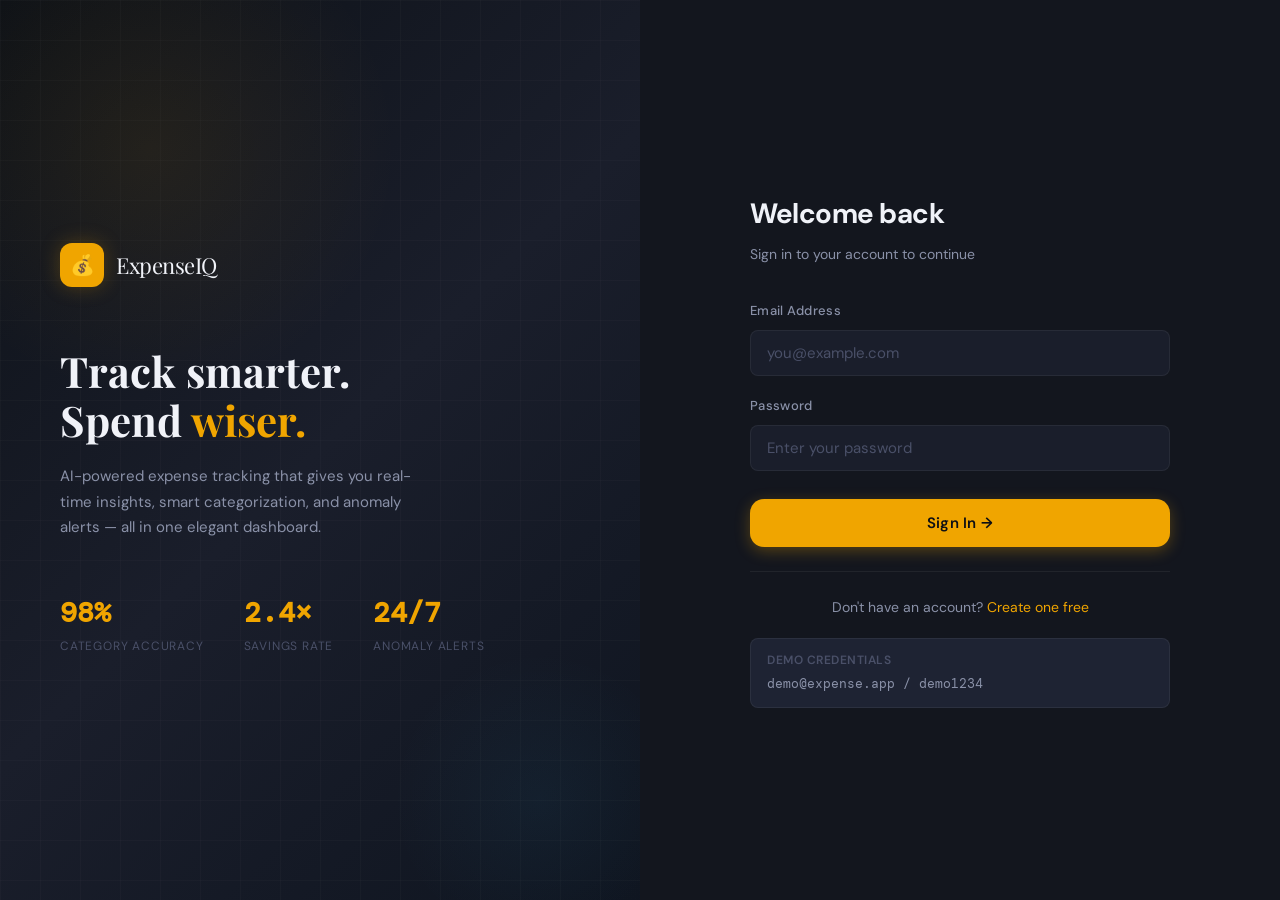
<file: add-expense.html>
<!DOCTYPE html>
<html lang="en">
<head>
  <meta charset="UTF-8" />
  <meta name="viewport" content="width=device-width, initial-scale=1.0" />
  <title>Add Expense — ExpenseIQ</title>
  <link rel="stylesheet" href="styles.css" />
</head>
<body>

<button class="mobile-toggle" id="mobile-toggle">☰</button>
<div class="sidebar-overlay" id="sidebar-overlay"></div>

<div class="app-shell">

  <!-- Sidebar -->
  <aside class="sidebar" id="sidebar">
    <div class="sidebar-logo">
      <div class="logo-icon">💰</div>
      <span class="logo-text">ExpenseIQ</span>
    </div>

    <nav class="sidebar-nav">
      <span class="nav-section-label">Main</span>

      <a href="index.html" class="nav-link">
        <span class="nav-icon">📊</span>
        Dashboard
      </a>

      <a href="add-expense.html" class="nav-link">
        <span class="nav-icon">➕</span>
        Add Expense
      </a>

      <a href="budget.html" class="nav-link">
        <span class="nav-icon">🎯</span>
        Budget
      </a>

      <span class="nav-section-label" style="margin-top:12px">Account</span>

      <a href="login.html" class="nav-link" id="logout-nav">
        <span class="nav-icon">🚪</span>
        Logout
      </a>
    </nav>

    <div class="sidebar-footer">
      <div class="user-card">
        <div class="user-avatar" id="user-avatar">U</div>
        <div class="user-info">
          <div class="user-name" id="user-name">User</div>
          <div class="user-role">Personal Account</div>
        </div>
        <button class="logout-btn" id="logout-btn" title="Logout">⇥</button>
      </div>
    </div>
  </aside>

  <!-- Main Content -->
  <main class="main-content page-animate">

    <div class="topbar">
      <div class="topbar-left">
        <h1>Add Expense</h1>
        <p>Log a new transaction to your tracker</p>
      </div>
    </div>

    <div style="display:grid;grid-template-columns:1fr 1fr;gap:24px;align-items:start">

      <!-- Form Card -->
      <div class="card">
        <div class="card-header" style="margin-bottom:24px">
          <div class="section-title">New Transaction</div>
        </div>

        <div id="expense-alert" class="alert hidden"></div>

        <form id="expense-form">

          <!-- Amount -->
          <div class="form-group">
            <label class="form-label" for="amount">Amount *</label>
            <div class="input-wrapper">
              <span class="input-prefix">₹</span>
              <input
                class="form-input"
                type="number"
                id="amount"
                placeholder="0.00"
                min="0.01"
                step="0.01"
                required
              />
            </div>
          </div>

          <!-- Description -->
          <div class="form-group">
            <label class="form-label" for="description">Description *</label>
            <input
              class="form-input"
              type="text"
              id="description"
              placeholder="e.g. Grocery at D-Mart, Uber to Airport…"
              autocomplete="off"
              required
            />
            <div class="category-suggest" id="category-suggest">
              <!-- Auto-filled here -->
            </div>
            <div class="form-hint">Start typing — AI will auto-detect the category ✨</div>
          </div>

          <!-- Category & Date -->
          <div class="form-row">
            <div class="form-group">
              <label class="form-label" for="category">Category</label>
              <select class="form-select" id="category">
                <option value="food">🍜 Food</option>
                <option value="transport">🚌 Transport</option>
                <option value="shopping">🛍️ Shopping</option>
                <option value="utilities">⚡ Utilities</option>
                <option value="health">💊 Health</option>
                <option value="entertainment">🎬 Entertainment</option>
                <option value="education">📚 Education</option>
                <option value="other">📌 Other</option>
              </select>
            </div>

            <div class="form-group">
              <label class="form-label" for="date">Date *</label>
              <input
                class="form-input"
                type="date"
                id="date"
                required
              />
            </div>
          </div>

          <!-- Notes (optional) -->
          <div class="form-group">
            <label class="form-label" for="notes">Notes <span style="color:var(--text-muted)">(optional)</span></label>
            <input
              class="form-input"
              type="text"
              id="notes"
              placeholder="Any additional details…"
            />
          </div>

          <div style="display:flex;gap:12px;margin-top:8px">
            <button type="submit" id="submit-btn" class="btn btn-primary btn-lg" style="flex:1">
              Add Expense
            </button>
            <a href="index.html" class="btn btn-secondary btn-lg">Cancel</a>
          </div>

        </form>
      </div>

      <!-- Tips / Info Panel -->
      <div style="display:flex;flex-direction:column;gap:16px">

        <div class="card">
          <div style="font-size:18px;margin-bottom:12px">✨ AI Auto-Categorization</div>
          <p style="font-size:13px;color:var(--text-secondary);line-height:1.7">
            As you type the expense description, our AI model automatically predicts and fills the most likely category. Just describe what you spent on and let the AI handle the rest.
          </p>
        </div>

        <div class="card">
          <div style="font-size:18px;margin-bottom:12px">⚠ Anomaly Detection</div>
          <p style="font-size:13px;color:var(--text-secondary);line-height:1.7">
            When you submit an expense, our system checks if the amount seems unusually high for the category based on your spending history. You'll be warned immediately if something looks off.
          </p>
        </div>

        <div class="card">
          <div style="font-size:15px;font-weight:600;color:var(--text-primary);margin-bottom:16px">Category Guide</div>
          <div style="display:flex;flex-direction:column;gap:10px">
            <div style="display:flex;align-items:center;gap:10px;font-size:13px;color:var(--text-secondary)">
              <span>🍜</span> Food — restaurants, groceries, delivery
            </div>
            <div style="display:flex;align-items:center;gap:10px;font-size:13px;color:var(--text-secondary)">
              <span>🚌</span> Transport — fuel, cabs, public transit
            </div>
            <div style="display:flex;align-items:center;gap:10px;font-size:13px;color:var(--text-secondary)">
              <span>🛍️</span> Shopping — clothes, gadgets, online orders
            </div>
            <div style="display:flex;align-items:center;gap:10px;font-size:13px;color:var(--text-secondary)">
              <span>⚡</span> Utilities — electricity, water, internet
            </div>
            <div style="display:flex;align-items:center;gap:10px;font-size:13px;color:var(--text-secondary)">
              <span>💊</span> Health — medicines, doctor visits, gym
            </div>
            <div style="display:flex;align-items:center;gap:10px;font-size:13px;color:var(--text-secondary)">
              <span>🎬</span> Entertainment — movies, streaming, events
            </div>
            <div style="display:flex;align-items:center;gap:10px;font-size:13px;color:var(--text-secondary)">
              <span>📚</span> Education — books, courses, tuition
            </div>
          </div>
        </div>

      </div>

    </div>

  </main>
</div>

<script src="script.js"></script>
</body>
</html>
</file>
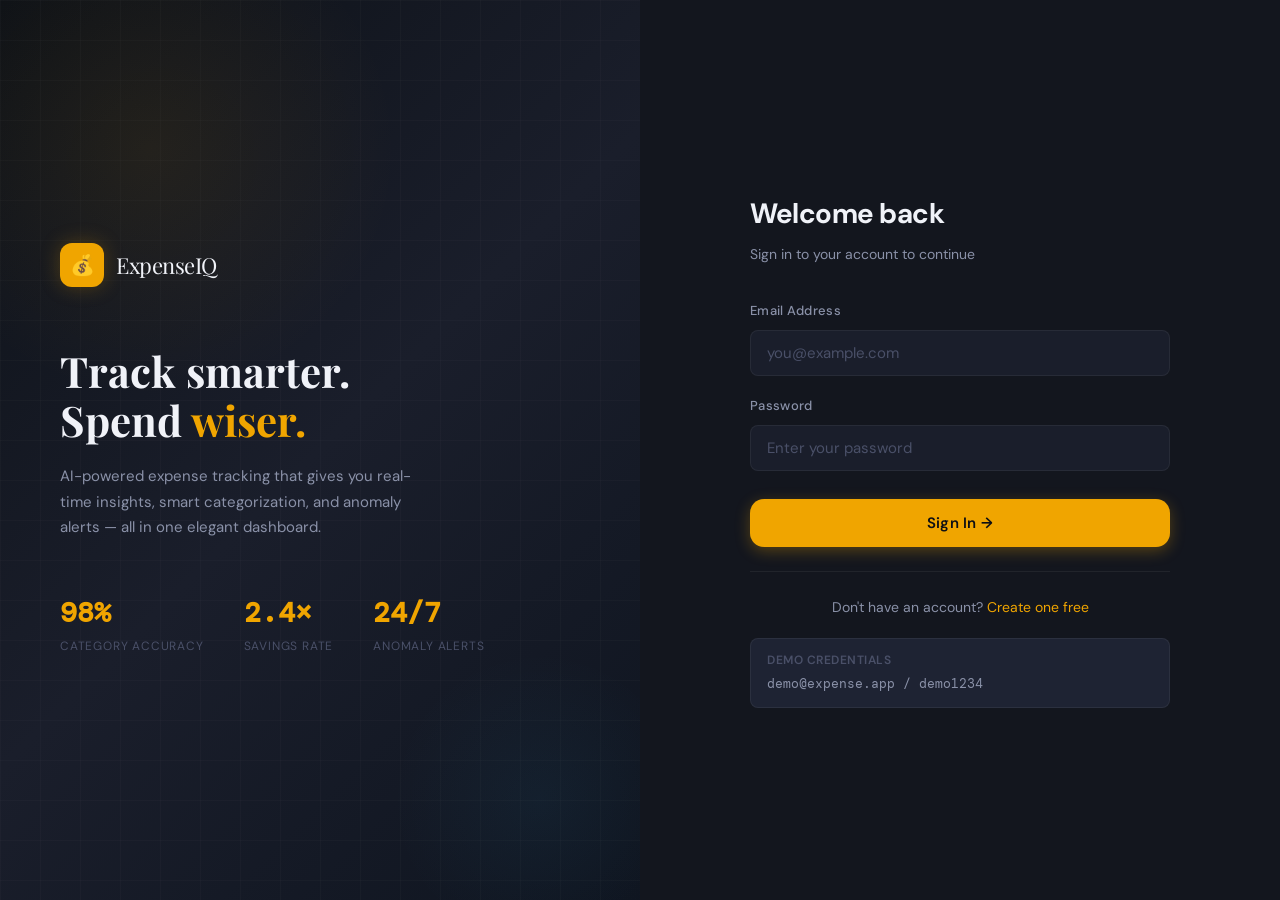
<file: budget.html>
<!DOCTYPE html>
<html lang="en">
<head>
  <meta charset="UTF-8" />
  <meta name="viewport" content="width=device-width, initial-scale=1.0" />
  <title>Budget — ExpenseIQ</title>
  <link rel="stylesheet" href="styles.css" />
</head>
<body>

<button class="mobile-toggle" id="mobile-toggle">☰</button>
<div class="sidebar-overlay" id="sidebar-overlay"></div>

<div class="app-shell">

  <!-- Sidebar -->
  <aside class="sidebar" id="sidebar">
    <div class="sidebar-logo">
      <div class="logo-icon">💰</div>
      <span class="logo-text">ExpenseIQ</span>
    </div>

    <nav class="sidebar-nav">
      <span class="nav-section-label">Main</span>

      <a href="index.html" class="nav-link">
        <span class="nav-icon">📊</span>
        Dashboard
      </a>

      <a href="add-expense.html" class="nav-link">
        <span class="nav-icon">➕</span>
        Add Expense
      </a>

      <a href="budget.html" class="nav-link">
        <span class="nav-icon">🎯</span>
        Budget
      </a>

      <span class="nav-section-label" style="margin-top:12px">Account</span>

      <a href="login.html" class="nav-link" id="logout-nav">
        <span class="nav-icon">🚪</span>
        Logout
      </a>
    </nav>

    <div class="sidebar-footer">
      <div class="user-card">
        <div class="user-avatar" id="user-avatar">U</div>
        <div class="user-info">
          <div class="user-name" id="user-name">User</div>
          <div class="user-role">Personal Account</div>
        </div>
        <button class="logout-btn" id="logout-btn" title="Logout">⇥</button>
      </div>
    </div>
  </aside>

  <!-- Main Content -->
  <main class="main-content page-animate">

    <div class="topbar">
      <div class="topbar-left">
        <h1>Budget Planner</h1>
        <p>Set monthly limits and track category-wise usage</p>
      </div>
    </div>

    <div style="display:grid;grid-template-columns:1fr 1fr;gap:24px;align-items:start">

      <!-- Budget Form -->
      <div class="card">
        <div class="section-title" style="margin-bottom:4px">Set Your Budget</div>
        <div class="section-subtitle">Define spending limits per category</div>

        <div id="budget-alert" class="alert hidden"></div>

        <form id="budget-form">

          <!-- Total budget -->
          <div class="form-group">
            <label class="form-label" for="total-budget-input">
              <span style="color:var(--accent)">★</span> Total Monthly Budget
            </label>
            <div class="input-wrapper">
              <span class="input-prefix">₹</span>
              <input
                class="form-input"
                type="number"
                id="total-budget-input"
                placeholder="60000"
                min="0"
                step="100"
              />
            </div>
          </div>

          <div class="divider"></div>

          <div style="font-size:13px;font-weight:600;color:var(--text-secondary);margin-bottom:16px;text-transform:uppercase;letter-spacing:0.5px">Category Limits</div>

          <div class="budget-form-grid">

            <div class="form-group">
              <label class="form-label" for="budget-food">🍜 Food</label>
              <div class="input-wrapper">
                <span class="input-prefix">₹</span>
                <input class="form-input" type="number" id="budget-food" placeholder="15000" min="0" step="100" />
              </div>
            </div>

            <div class="form-group">
              <label class="form-label" for="budget-transport">🚌 Transport</label>
              <div class="input-wrapper">
                <span class="input-prefix">₹</span>
                <input class="form-input" type="number" id="budget-transport" placeholder="8000" min="0" step="100" />
              </div>
            </div>

            <div class="form-group">
              <label class="form-label" for="budget-shopping">🛍️ Shopping</label>
              <div class="input-wrapper">
                <span class="input-prefix">₹</span>
                <input class="form-input" type="number" id="budget-shopping" placeholder="10000" min="0" step="100" />
              </div>
            </div>

            <div class="form-group">
              <label class="form-label" for="budget-utilities">⚡ Utilities</label>
              <div class="input-wrapper">
                <span class="input-prefix">₹</span>
                <input class="form-input" type="number" id="budget-utilities" placeholder="5000" min="0" step="100" />
              </div>
            </div>

            <div class="form-group">
              <label class="form-label" for="budget-health">💊 Health</label>
              <div class="input-wrapper">
                <span class="input-prefix">₹</span>
                <input class="form-input" type="number" id="budget-health" placeholder="8000" min="0" step="100" />
              </div>
            </div>

            <div class="form-group">
              <label class="form-label" for="budget-entertainment">🎬 Entertainment</label>
              <div class="input-wrapper">
                <span class="input-prefix">₹</span>
                <input class="form-input" type="number" id="budget-entertainment" placeholder="5000" min="0" step="100" />
              </div>
            </div>

            <div class="form-group">
              <label class="form-label" for="budget-education">📚 Education</label>
              <div class="input-wrapper">
                <span class="input-prefix">₹</span>
                <input class="form-input" type="number" id="budget-education" placeholder="5000" min="0" step="100" />
              </div>
            </div>

            <div class="form-group">
              <label class="form-label" for="budget-other">📌 Other</label>
              <div class="input-wrapper">
                <span class="input-prefix">₹</span>
                <input class="form-input" type="number" id="budget-other" placeholder="4000" min="0" step="100" />
              </div>
            </div>

          </div>

          <button type="submit" class="btn btn-primary btn-lg btn-block" style="margin-top:8px">
            💾 Save Budget
          </button>
        </form>
      </div>

      <!-- Progress & Overview -->
      <div style="display:flex;flex-direction:column;gap:20px">

        <!-- Total Budget Card -->
        <div class="card">
          <div class="card-accent-line accent-gold"></div>
          <div style="display:flex;justify-content:space-between;align-items:flex-end;margin-bottom:16px">
            <div>
              <div class="card-title">Overall Budget Usage</div>
              <div style="font-size:13px;color:var(--text-secondary);margin-top:4px">
                Remaining: <span style="color:var(--success);font-weight:600;font-family:var(--font-mono)" id="total-remaining">—</span>
              </div>
            </div>
            <div style="font-size:24px">🎯</div>
          </div>
          <div class="progress-track" style="height:12px">
            <div class="progress-fill fill-safe" id="total-progress" style="width:0%"></div>
          </div>
        </div>

        <!-- Category Progress Bars -->
        <div class="card">
          <div class="section-title" style="margin-bottom:4px">Category Usage</div>
          <div class="section-subtitle">Spent vs. budgeted per category</div>

          <div class="progress-list" id="progress-list">
            <!-- Rendered by JS -->
            <div class="skeleton" style="height:40px;border-radius:8px;margin-bottom:8px"></div>
            <div class="skeleton" style="height:40px;border-radius:8px;margin-bottom:8px"></div>
            <div class="skeleton" style="height:40px;border-radius:8px;margin-bottom:8px"></div>
            <div class="skeleton" style="height:40px;border-radius:8px"></div>
          </div>
        </div>

        <!-- Legend -->
        <div class="card" style="padding:16px 20px">
          <div style="display:flex;gap:20px;flex-wrap:wrap">
            <div style="display:flex;align-items:center;gap:8px;font-size:12px;color:var(--text-secondary)">
              <div style="width:12px;height:12px;border-radius:3px;background:var(--success)"></div> Safe (&lt;80%)
            </div>
            <div style="display:flex;align-items:center;gap:8px;font-size:12px;color:var(--text-secondary)">
              <div style="width:12px;height:12px;border-radius:3px;background:var(--warning)"></div> Warning (80–99%)
            </div>
            <div style="display:flex;align-items:center;gap:8px;font-size:12px;color:var(--text-secondary)">
              <div style="width:12px;height:12px;border-radius:3px;background:var(--danger)"></div> Over budget (100%+)
            </div>
          </div>
        </div>

      </div>

    </div>

  </main>
</div>

<script src="script.js"></script>
</body>
</html>
</file>
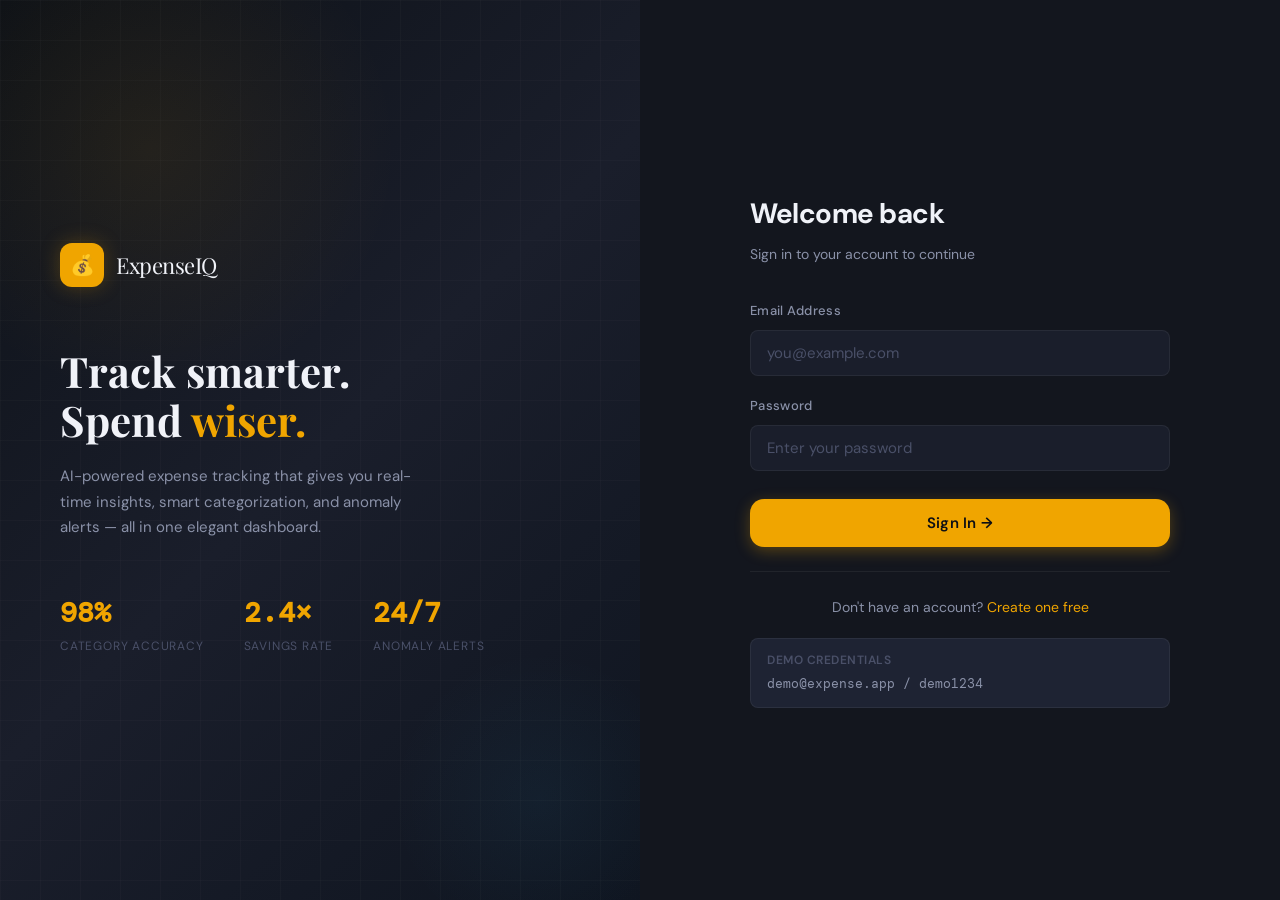
<file: login.html>
<!DOCTYPE html>
<html lang="en">
<head>
  <meta charset="UTF-8" />
  <meta name="viewport" content="width=device-width, initial-scale=1.0" />
  <title>Sign In — ExpenseIQ</title>
  <link rel="stylesheet" href="styles.css" />
</head>
<body>

<div class="auth-wrapper">
  <!-- Brand Panel -->
  <div class="auth-brand">
    <div class="grid-lines"></div>

    <div class="brand-badge">
      <div class="brand-icon">💰</div>
      <span class="brand-name">ExpenseIQ</span>
    </div>

    <h1 class="brand-tagline">
      Track smarter.<br>
      Spend <span>wiser.</span>
    </h1>

    <p class="brand-desc">
      AI-powered expense tracking that gives you real-time insights, smart categorization, and anomaly alerts — all in one elegant dashboard.
    </p>

    <div class="brand-stats">
      <div>
        <div class="bstat-val">98%</div>
        <div class="bstat-label">Category accuracy</div>
      </div>
      <div>
        <div class="bstat-val">2.4×</div>
        <div class="bstat-label">Savings rate</div>
      </div>
      <div>
        <div class="bstat-val">24/7</div>
        <div class="bstat-label">Anomaly alerts</div>
      </div>
    </div>
  </div>

  <!-- Form Panel -->
  <div class="auth-form-panel">
    <div class="auth-card page-animate">
      <div class="auth-card-header">
        <h2>Welcome back</h2>
        <p>Sign in to your account to continue</p>
      </div>

      <div id="login-alert" class="alert hidden"></div>

      <form id="login-form">
        <div class="form-group">
          <label class="form-label" for="email">Email Address</label>
          <input
            class="form-input"
            type="email"
            id="email"
            placeholder="you@example.com"
            autocomplete="email"
            required
          />
        </div>

        <div class="form-group">
          <label class="form-label" for="password">Password</label>
          <input
            class="form-input"
            type="password"
            id="password"
            placeholder="Enter your password"
            autocomplete="current-password"
            required
          />
        </div>

        <button
          type="submit"
          id="login-btn"
          class="btn btn-primary btn-lg btn-block"
          style="margin-top:8px"
        >
          Sign In →
        </button>
      </form>

      <div class="divider"></div>

      <div class="auth-link-row">
        Don't have an account? <a href="register.html">Create one free</a>
      </div>

      <!-- Demo hint -->
      <div style="margin-top:20px;background:var(--bg-card-alt);border-radius:var(--radius-sm);padding:12px 16px;border:1px solid var(--border);">
        <p style="font-size:12px;color:var(--text-muted);margin-bottom:4px;font-weight:600;text-transform:uppercase;letter-spacing:0.5px;">Demo credentials</p>
        <p style="font-size:13px;color:var(--text-secondary);font-family:var(--font-mono);">demo@expense.app / demo1234</p>
      </div>
    </div>
  </div>
</div>

<script src="script.js"></script>
</body>
</html>
</file>
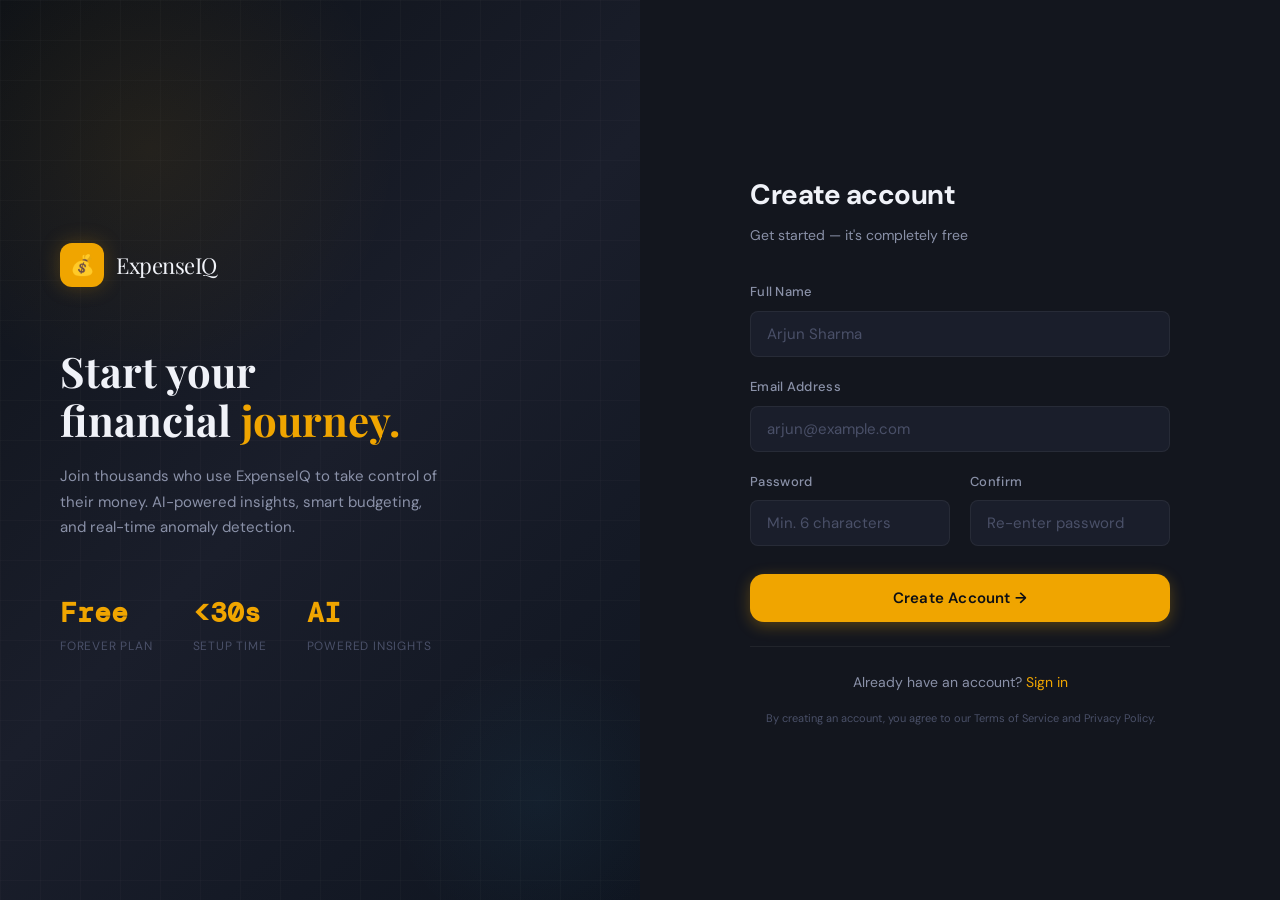
<file: register.html>
<!DOCTYPE html>
<html lang="en">
<head>
  <meta charset="UTF-8" />
  <meta name="viewport" content="width=device-width, initial-scale=1.0" />
  <title>Register — ExpenseIQ</title>
  <link rel="stylesheet" href="styles.css" />
</head>
<body>

<div class="auth-wrapper">
  <!-- Brand Panel -->
  <div class="auth-brand">
    <div class="grid-lines"></div>

    <div class="brand-badge">
      <div class="brand-icon">💰</div>
      <span class="brand-name">ExpenseIQ</span>
    </div>

    <h1 class="brand-tagline">
      Start your<br>
      financial <span>journey.</span>
    </h1>

    <p class="brand-desc">
      Join thousands who use ExpenseIQ to take control of their money. AI-powered insights, smart budgeting, and real-time anomaly detection.
    </p>

    <div class="brand-stats">
      <div>
        <div class="bstat-val">Free</div>
        <div class="bstat-label">Forever plan</div>
      </div>
      <div>
        <div class="bstat-val">&lt;30s</div>
        <div class="bstat-label">Setup time</div>
      </div>
      <div>
        <div class="bstat-val">AI</div>
        <div class="bstat-label">Powered insights</div>
      </div>
    </div>
  </div>

  <!-- Form Panel -->
  <div class="auth-form-panel">
    <div class="auth-card page-animate">
      <div class="auth-card-header">
        <h2>Create account</h2>
        <p>Get started — it's completely free</p>
      </div>

      <div id="register-alert" class="alert hidden"></div>

      <form id="register-form">
        <div class="form-group">
          <label class="form-label" for="name">Full Name</label>
          <input
            class="form-input"
            type="text"
            id="name"
            placeholder="Arjun Sharma"
            autocomplete="name"
            required
          />
        </div>

        <div class="form-group">
          <label class="form-label" for="email">Email Address</label>
          <input
            class="form-input"
            type="email"
            id="email"
            placeholder="arjun@example.com"
            autocomplete="email"
            required
          />
        </div>

        <div class="form-row">
          <div class="form-group">
            <label class="form-label" for="password">Password</label>
            <input
              class="form-input"
              type="password"
              id="password"
              placeholder="Min. 6 characters"
              autocomplete="new-password"
              required
            />
          </div>

          <div class="form-group">
            <label class="form-label" for="confirm-password">Confirm</label>
            <input
              class="form-input"
              type="password"
              id="confirm-password"
              placeholder="Re-enter password"
              autocomplete="new-password"
              required
            />
          </div>
        </div>

        <button
          type="submit"
          id="register-btn"
          class="btn btn-primary btn-lg btn-block"
          style="margin-top:8px"
        >
          Create Account →
        </button>
      </form>

      <div class="divider"></div>

      <div class="auth-link-row">
        Already have an account? <a href="login.html">Sign in</a>
      </div>

      <p style="text-align:center;margin-top:16px;font-size:11px;color:var(--text-muted);line-height:1.6;">
        By creating an account, you agree to our Terms of Service and Privacy Policy.
      </p>
    </div>
  </div>
</div>

<script src="script.js"></script>
</body>
</html>
</file>
<file: styles.css>
/* ============================================================
   SMART EXPENSE TRACKER — Premium Fintech Design System
   Aesthetic: Dark luxury finance with amber gold accents
   ============================================================ */

@import url('https://fonts.googleapis.com/css2?family=DM+Sans:wght@300;400;500;600;700&family=DM+Mono:wght@400;500&family=Playfair+Display:wght@600;700&display=swap');

/* ── CSS Variables ─────────────────────────────────────────── */
:root {
  --bg-base:      #0d0f14;
  --bg-surface:   #13161e;
  --bg-card:      #181c27;
  --bg-card-alt:  #1e2333;
  --bg-input:     #1a1e2b;

  --accent:       #f0a500;
  --accent-light: #f5c04a;
  --accent-dim:   rgba(240, 165, 0, 0.12);
  --accent-glow:  0 0 20px rgba(240, 165, 0, 0.25);

  --success:      #22c55e;
  --success-dim:  rgba(34, 197, 94, 0.12);
  --danger:       #ef4444;
  --danger-dim:   rgba(239, 68, 68, 0.12);
  --warning:      #f59e0b;
  --info:         #38bdf8;

  --text-primary:   #f0f2f8;
  --text-secondary: #8a91a8;
  --text-muted:     #4a5068;
  --text-accent:    #f0a500;

  --border:         rgba(255,255,255,0.06);
  --border-accent:  rgba(240, 165, 0, 0.3);

  --sidebar-w:  240px;
  --radius-sm:  8px;
  --radius-md:  14px;
  --radius-lg:  20px;
  --radius-xl:  28px;

  --shadow-sm:  0 2px 8px rgba(0,0,0,0.3);
  --shadow-md:  0 4px 20px rgba(0,0,0,0.4);
  --shadow-lg:  0 8px 40px rgba(0,0,0,0.5);
  --shadow-accent: 0 0 30px rgba(240,165,0,0.15);

  --transition: all 0.22s cubic-bezier(0.4, 0, 0.2, 1);
  --font-body: 'DM Sans', sans-serif;
  --font-mono: 'DM Mono', monospace;
  --font-display: 'Playfair Display', serif;
}

/* ── Reset & Base ──────────────────────────────────────────── */
*, *::before, *::after { box-sizing: border-box; margin: 0; padding: 0; }

html { scroll-behavior: smooth; font-size: 16px; }

body {
  font-family: var(--font-body);
  background: var(--bg-base);
  color: var(--text-primary);
  min-height: 100vh;
  line-height: 1.6;
  -webkit-font-smoothing: antialiased;
}

a { color: var(--accent); text-decoration: none; transition: var(--transition); }
a:hover { color: var(--accent-light); }

img { max-width: 100%; }

/* ── Scrollbar ─────────────────────────────────────────────── */
::-webkit-scrollbar { width: 5px; height: 5px; }
::-webkit-scrollbar-track { background: var(--bg-base); }
::-webkit-scrollbar-thumb { background: var(--bg-card-alt); border-radius: 10px; }
::-webkit-scrollbar-thumb:hover { background: var(--text-muted); }

/* ── Auth Pages Layout ─────────────────────────────────────── */
.auth-wrapper {
  min-height: 100vh;
  display: grid;
  grid-template-columns: 1fr 1fr;
  position: relative;
  overflow: hidden;
}

.auth-brand {
  background: linear-gradient(135deg, #0d1117 0%, #1a1e2b 50%, #0f1520 100%);
  display: flex;
  flex-direction: column;
  justify-content: center;
  align-items: flex-start;
  padding: 60px;
  position: relative;
  overflow: hidden;
}

.auth-brand::before {
  content: '';
  position: absolute;
  top: -100px;
  left: -100px;
  width: 500px;
  height: 500px;
  background: radial-gradient(circle, rgba(240,165,0,0.08) 0%, transparent 70%);
  pointer-events: none;
}

.auth-brand::after {
  content: '';
  position: absolute;
  bottom: -50px;
  right: -50px;
  width: 300px;
  height: 300px;
  background: radial-gradient(circle, rgba(56,189,248,0.05) 0%, transparent 70%);
  pointer-events: none;
}

.brand-badge {
  display: flex;
  align-items: center;
  gap: 12px;
  margin-bottom: 60px;
  position: relative;
  z-index: 1;
}

.brand-icon {
  width: 44px;
  height: 44px;
  background: var(--accent);
  border-radius: 12px;
  display: flex;
  align-items: center;
  justify-content: center;
  font-size: 20px;
  box-shadow: var(--accent-glow);
}

.brand-name {
  font-family: var(--font-display);
  font-size: 22px;
  color: var(--text-primary);
  letter-spacing: -0.5px;
}

.brand-tagline {
  font-family: var(--font-display);
  font-size: 42px;
  font-weight: 700;
  line-height: 1.15;
  color: var(--text-primary);
  margin-bottom: 20px;
  position: relative;
  z-index: 1;
}

.brand-tagline span { color: var(--accent); }

.brand-desc {
  color: var(--text-secondary);
  font-size: 15px;
  line-height: 1.7;
  max-width: 380px;
  position: relative;
  z-index: 1;
}

.brand-stats {
  display: flex;
  gap: 40px;
  margin-top: 50px;
  position: relative;
  z-index: 1;
}

.bstat-val {
  font-size: 28px;
  font-weight: 700;
  color: var(--accent);
  font-family: var(--font-mono);
}

.bstat-label {
  font-size: 12px;
  color: var(--text-muted);
  text-transform: uppercase;
  letter-spacing: 0.8px;
  margin-top: 2px;
}

/* Decorative grid lines */
.grid-lines {
  position: absolute;
  inset: 0;
  background-image:
    linear-gradient(rgba(255,255,255,0.02) 1px, transparent 1px),
    linear-gradient(90deg, rgba(255,255,255,0.02) 1px, transparent 1px);
  background-size: 40px 40px;
  pointer-events: none;
}

.auth-form-panel {
  background: var(--bg-surface);
  display: flex;
  align-items: center;
  justify-content: center;
  padding: 40px;
}

.auth-card {
  width: 100%;
  max-width: 420px;
}

.auth-card-header {
  margin-bottom: 36px;
}

.auth-card-header h2 {
  font-size: 28px;
  font-weight: 700;
  color: var(--text-primary);
  letter-spacing: -0.5px;
  margin-bottom: 6px;
}

.auth-card-header p {
  color: var(--text-secondary);
  font-size: 14px;
}

/* ── Form Elements ─────────────────────────────────────────── */
.form-group {
  margin-bottom: 20px;
}

.form-label {
  display: block;
  font-size: 13px;
  font-weight: 500;
  color: var(--text-secondary);
  margin-bottom: 8px;
  letter-spacing: 0.3px;
}

.form-input, .form-select, .form-textarea {
  width: 100%;
  background: var(--bg-input);
  border: 1px solid var(--border);
  border-radius: var(--radius-sm);
  padding: 12px 16px;
  font-family: var(--font-body);
  font-size: 15px;
  color: var(--text-primary);
  transition: var(--transition);
  outline: none;
  appearance: none;
}

.form-input::placeholder { color: var(--text-muted); }

.form-input:focus, .form-select:focus, .form-textarea:focus {
  border-color: var(--accent);
  background: rgba(240,165,0,0.04);
  box-shadow: 0 0 0 3px rgba(240,165,0,0.1);
}

.form-select {
  cursor: pointer;
  background-image: url("data:image/svg+xml,%3Csvg xmlns='http://www.w3.org/2000/svg' width='12' height='8' viewBox='0 0 12 8'%3E%3Cpath d='M1 1l5 5 5-5' stroke='%238a91a8' stroke-width='1.5' fill='none' stroke-linecap='round'/%3E%3C/svg%3E");
  background-repeat: no-repeat;
  background-position: right 14px center;
  padding-right: 40px;
}

.form-select option { background: var(--bg-card); }

.input-wrapper {
  position: relative;
}

.input-prefix {
  position: absolute;
  left: 14px;
  top: 50%;
  transform: translateY(-50%);
  color: var(--text-muted);
  font-size: 15px;
  pointer-events: none;
}

.input-wrapper .form-input { padding-left: 32px; }

/* ── Buttons ───────────────────────────────────────────────── */
.btn {
  display: inline-flex;
  align-items: center;
  justify-content: center;
  gap: 8px;
  padding: 12px 24px;
  border-radius: var(--radius-sm);
  font-family: var(--font-body);
  font-size: 14px;
  font-weight: 600;
  cursor: pointer;
  border: none;
  transition: var(--transition);
  letter-spacing: 0.2px;
  text-decoration: none;
}

.btn-primary {
  background: var(--accent);
  color: #0d0f14;
  box-shadow: 0 4px 15px rgba(240,165,0,0.3);
}

.btn-primary:hover {
  background: var(--accent-light);
  transform: translateY(-1px);
  box-shadow: 0 6px 20px rgba(240,165,0,0.4);
  color: #0d0f14;
}

.btn-primary:active { transform: translateY(0); }

.btn-secondary {
  background: var(--bg-card-alt);
  color: var(--text-primary);
  border: 1px solid var(--border);
}

.btn-secondary:hover {
  border-color: var(--accent);
  color: var(--accent);
}

.btn-danger {
  background: var(--danger-dim);
  color: var(--danger);
  border: 1px solid rgba(239,68,68,0.2);
}

.btn-danger:hover { background: var(--danger); color: #fff; }

.btn-lg { padding: 14px 32px; font-size: 15px; border-radius: var(--radius-md); }
.btn-sm { padding: 8px 16px; font-size: 13px; }
.btn-block { width: 100%; }
.btn-icon { padding: 10px; border-radius: var(--radius-sm); }

/* ── Alert / Messages ──────────────────────────────────────── */
.alert {
  padding: 12px 16px;
  border-radius: var(--radius-sm);
  font-size: 14px;
  margin-bottom: 20px;
  display: flex;
  align-items: center;
  gap: 10px;
  animation: slideDown 0.3s ease;
}

.alert-error { background: var(--danger-dim); color: var(--danger); border: 1px solid rgba(239,68,68,0.2); }
.alert-success { background: var(--success-dim); color: var(--success); border: 1px solid rgba(34,197,94,0.2); }
.alert-warning { background: rgba(245,158,11,0.1); color: var(--warning); border: 1px solid rgba(245,158,11,0.2); }
.alert-info { background: rgba(56,189,248,0.1); color: var(--info); border: 1px solid rgba(56,189,248,0.2); }

.alert.hidden { display: none; }

/* ── App Shell (Dashboard Layout) ─────────────────────────── */
.app-shell {
  display: flex;
  min-height: 100vh;
}

/* ── Sidebar ───────────────────────────────────────────────── */
.sidebar {
  width: var(--sidebar-w);
  background: var(--bg-surface);
  border-right: 1px solid var(--border);
  display: flex;
  flex-direction: column;
  position: fixed;
  top: 0;
  left: 0;
  height: 100vh;
  z-index: 100;
  transition: transform 0.3s cubic-bezier(0.4,0,0.2,1);
}

.sidebar-logo {
  display: flex;
  align-items: center;
  gap: 12px;
  padding: 24px 20px;
  border-bottom: 1px solid var(--border);
}

.logo-icon {
  width: 38px;
  height: 38px;
  background: var(--accent);
  border-radius: 10px;
  display: flex;
  align-items: center;
  justify-content: center;
  font-size: 18px;
  box-shadow: var(--accent-glow);
  flex-shrink: 0;
}

.logo-text {
  font-family: var(--font-display);
  font-size: 17px;
  font-weight: 700;
  color: var(--text-primary);
  letter-spacing: -0.3px;
}

.sidebar-nav {
  flex: 1;
  padding: 16px 12px;
  display: flex;
  flex-direction: column;
  gap: 2px;
}

.nav-section-label {
  font-size: 10px;
  font-weight: 600;
  color: var(--text-muted);
  text-transform: uppercase;
  letter-spacing: 1.2px;
  padding: 12px 10px 6px;
}

.nav-link {
  display: flex;
  align-items: center;
  gap: 12px;
  padding: 11px 12px;
  border-radius: var(--radius-sm);
  color: var(--text-secondary);
  font-size: 14px;
  font-weight: 500;
  transition: var(--transition);
  position: relative;
  text-decoration: none;
}

.nav-link:hover {
  background: var(--bg-card-alt);
  color: var(--text-primary);
}

.nav-link.active {
  background: var(--accent-dim);
  color: var(--accent);
}

.nav-link.active::before {
  content: '';
  position: absolute;
  left: 0;
  top: 50%;
  transform: translateY(-50%);
  width: 3px;
  height: 20px;
  background: var(--accent);
  border-radius: 0 3px 3px 0;
}

.nav-icon {
  width: 18px;
  height: 18px;
  display: flex;
  align-items: center;
  justify-content: center;
  flex-shrink: 0;
  font-size: 16px;
}

.sidebar-footer {
  padding: 16px 12px;
  border-top: 1px solid var(--border);
}

.user-card {
  display: flex;
  align-items: center;
  gap: 12px;
  padding: 10px 12px;
  border-radius: var(--radius-sm);
  background: var(--bg-card-alt);
}

.user-avatar {
  width: 34px;
  height: 34px;
  border-radius: 50%;
  background: linear-gradient(135deg, var(--accent), #e07b00);
  display: flex;
  align-items: center;
  justify-content: center;
  font-size: 14px;
  font-weight: 700;
  color: #0d0f14;
  flex-shrink: 0;
}

.user-info { flex: 1; min-width: 0; }
.user-name { font-size: 13px; font-weight: 600; color: var(--text-primary); white-space: nowrap; overflow: hidden; text-overflow: ellipsis; }
.user-role { font-size: 11px; color: var(--text-muted); }

.logout-btn {
  background: none;
  border: none;
  color: var(--text-muted);
  cursor: pointer;
  padding: 4px;
  border-radius: 6px;
  transition: var(--transition);
  font-size: 16px;
}

.logout-btn:hover { color: var(--danger); }

/* ── Main Content ──────────────────────────────────────────── */
.main-content {
  flex: 1;
  margin-left: var(--sidebar-w);
  padding: 32px;
  min-height: 100vh;
}

/* ── Top Bar ───────────────────────────────────────────────── */
.topbar {
  display: flex;
  align-items: center;
  justify-content: space-between;
  margin-bottom: 32px;
}

.topbar-left h1 {
  font-size: 24px;
  font-weight: 700;
  color: var(--text-primary);
  letter-spacing: -0.5px;
}

.topbar-left p {
  font-size: 13px;
  color: var(--text-secondary);
  margin-top: 2px;
}

.topbar-right { display: flex; align-items: center; gap: 12px; }

.topbar-date {
  font-size: 13px;
  color: var(--text-muted);
  font-family: var(--font-mono);
  background: var(--bg-card);
  padding: 8px 14px;
  border-radius: var(--radius-sm);
  border: 1px solid var(--border);
}

/* ── Cards ─────────────────────────────────────────────────── */
.card {
  background: var(--bg-card);
  border: 1px solid var(--border);
  border-radius: var(--radius-lg);
  padding: 24px;
  position: relative;
  overflow: hidden;
  transition: var(--transition);
}

.card:hover { border-color: rgba(255,255,255,0.1); }

.card-header {
  display: flex;
  align-items: center;
  justify-content: space-between;
  margin-bottom: 20px;
}

.card-title {
  font-size: 14px;
  font-weight: 600;
  color: var(--text-secondary);
  letter-spacing: 0.3px;
  text-transform: uppercase;
  font-size: 12px;
}

.card-value {
  font-size: 36px;
  font-weight: 700;
  color: var(--text-primary);
  font-family: var(--font-mono);
  letter-spacing: -1px;
  line-height: 1;
}

.card-value .currency {
  font-size: 20px;
  color: var(--text-secondary);
  font-weight: 400;
  margin-right: 2px;
}

.card-change {
  font-size: 12px;
  margin-top: 8px;
  display: flex;
  align-items: center;
  gap: 5px;
}

.change-up { color: var(--danger); }
.change-down { color: var(--success); }

.card-icon {
  width: 44px;
  height: 44px;
  border-radius: var(--radius-md);
  display: flex;
  align-items: center;
  justify-content: center;
  font-size: 20px;
}

.icon-gold { background: var(--accent-dim); color: var(--accent); }
.icon-green { background: var(--success-dim); color: var(--success); }
.icon-red { background: var(--danger-dim); color: var(--danger); }
.icon-blue { background: rgba(56,189,248,0.1); color: var(--info); }

/* Card glow accent */
.card-accent-line {
  position: absolute;
  top: 0;
  left: 24px;
  right: 24px;
  height: 2px;
  border-radius: 0 0 4px 4px;
}

.accent-gold { background: linear-gradient(90deg, transparent, var(--accent), transparent); }
.accent-green { background: linear-gradient(90deg, transparent, var(--success), transparent); }
.accent-red { background: linear-gradient(90deg, transparent, var(--danger), transparent); }
.accent-blue { background: linear-gradient(90deg, transparent, var(--info), transparent); }

/* ── Stat Cards Row ────────────────────────────────────────── */
.stat-grid {
  display: grid;
  grid-template-columns: repeat(4, 1fr);
  gap: 20px;
  margin-bottom: 28px;
}

/* ── Charts Grid ───────────────────────────────────────────── */
.charts-grid {
  display: grid;
  grid-template-columns: 5fr 4fr;
  gap: 20px;
  margin-bottom: 28px;
}

.chart-container {
  position: relative;
  height: 260px;
}

/* ── Insights ──────────────────────────────────────────────── */
.insights-grid {
  display: grid;
  grid-template-columns: repeat(3, 1fr);
  gap: 16px;
  margin-bottom: 28px;
}

.insight-card {
  background: var(--bg-card);
  border: 1px solid var(--border);
  border-radius: var(--radius-md);
  padding: 20px;
  display: flex;
  gap: 14px;
  align-items: flex-start;
  transition: var(--transition);
}

.insight-card:hover { border-color: var(--border-accent); }

.insight-icon {
  font-size: 24px;
  flex-shrink: 0;
  margin-top: 2px;
}

.insight-title {
  font-size: 13px;
  font-weight: 600;
  color: var(--text-primary);
  margin-bottom: 5px;
}

.insight-text {
  font-size: 12px;
  color: var(--text-secondary);
  line-height: 1.6;
}

/* ── Transactions Table ────────────────────────────────────── */
.table-wrapper {
  overflow-x: auto;
  border-radius: var(--radius-md);
}

.data-table {
  width: 100%;
  border-collapse: collapse;
  font-size: 14px;
}

.data-table thead th {
  text-align: left;
  padding: 12px 16px;
  font-size: 11px;
  font-weight: 600;
  color: var(--text-muted);
  text-transform: uppercase;
  letter-spacing: 0.8px;
  border-bottom: 1px solid var(--border);
  background: var(--bg-card-alt);
}

.data-table thead th:first-child { border-radius: var(--radius-sm) 0 0 0; }
.data-table thead th:last-child { border-radius: 0 var(--radius-sm) 0 0; }

.data-table tbody td {
  padding: 14px 16px;
  border-bottom: 1px solid rgba(255,255,255,0.03);
  color: var(--text-primary);
  vertical-align: middle;
}

.data-table tbody tr {
  transition: var(--transition);
}

.data-table tbody tr:hover { background: var(--bg-card-alt); }
.data-table tbody tr:last-child td { border-bottom: none; }

.category-badge {
  display: inline-flex;
  align-items: center;
  gap: 6px;
  padding: 4px 10px;
  border-radius: 20px;
  font-size: 12px;
  font-weight: 500;
}

.badge-food { background: rgba(249,115,22,0.12); color: #f97316; }
.badge-transport { background: rgba(56,189,248,0.12); color: #38bdf8; }
.badge-shopping { background: rgba(168,85,247,0.12); color: #a855f7; }
.badge-utilities { background: rgba(234,179,8,0.12); color: #eab308; }
.badge-health { background: rgba(34,197,94,0.12); color: #22c55e; }
.badge-entertainment { background: rgba(239,68,68,0.12); color: #ef4444; }
.badge-education { background: rgba(59,130,246,0.12); color: #3b82f6; }
.badge-other { background: rgba(148,163,184,0.12); color: #94a3b8; }

.amount-cell {
  font-family: var(--font-mono);
  font-weight: 600;
  color: var(--danger);
}

.anomaly-flag {
  display: inline-flex;
  align-items: center;
  gap: 4px;
  background: var(--danger-dim);
  color: var(--danger);
  font-size: 11px;
  padding: 3px 8px;
  border-radius: 20px;
  border: 1px solid rgba(239,68,68,0.2);
  margin-left: 8px;
}

/* ── Page Sections ─────────────────────────────────────────── */
.section-title {
  font-size: 16px;
  font-weight: 700;
  color: var(--text-primary);
  margin-bottom: 4px;
}

.section-subtitle {
  font-size: 13px;
  color: var(--text-secondary);
  margin-bottom: 20px;
}

/* ── Add Expense / Budget Form ─────────────────────────────── */
.form-card {
  max-width: 600px;
}

.form-row {
  display: grid;
  grid-template-columns: 1fr 1fr;
  gap: 20px;
}

.category-suggest {
  font-size: 12px;
  color: var(--accent);
  margin-top: 6px;
  display: flex;
  align-items: center;
  gap: 6px;
  opacity: 0;
  transition: opacity 0.2s;
}

.category-suggest.show { opacity: 1; }

.spinner {
  width: 14px;
  height: 14px;
  border: 2px solid var(--accent-dim);
  border-top-color: var(--accent);
  border-radius: 50%;
  animation: spin 0.6s linear infinite;
}

/* ── Budget Page ───────────────────────────────────────────── */
.budget-form-grid {
  display: grid;
  grid-template-columns: 1fr 1fr;
  gap: 20px;
  margin-bottom: 28px;
}

.progress-list { display: flex; flex-direction: column; gap: 16px; }

.progress-header {
  display: flex;
  justify-content: space-between;
  align-items: center;
  margin-bottom: 8px;
}

.progress-label {
  font-size: 13px;
  font-weight: 500;
  color: var(--text-primary);
  display: flex;
  align-items: center;
  gap: 8px;
}

.progress-values {
  font-size: 12px;
  color: var(--text-secondary);
  font-family: var(--font-mono);
}

.progress-track {
  height: 8px;
  background: var(--bg-card-alt);
  border-radius: 10px;
  overflow: hidden;
}

.progress-fill {
  height: 100%;
  border-radius: 10px;
  transition: width 0.6s cubic-bezier(0.4, 0, 0.2, 1);
}

.fill-safe { background: linear-gradient(90deg, var(--success), #4ade80); }
.fill-warn { background: linear-gradient(90deg, var(--warning), #fbbf24); }
.fill-over { background: linear-gradient(90deg, var(--danger), #f87171); }

/* ── Mobile Hamburger ──────────────────────────────────────── */
.mobile-toggle {
  display: none;
  position: fixed;
  top: 16px;
  left: 16px;
  z-index: 200;
  background: var(--bg-card);
  border: 1px solid var(--border);
  border-radius: var(--radius-sm);
  padding: 10px;
  cursor: pointer;
  color: var(--text-primary);
  font-size: 18px;
}

.sidebar-overlay {
  display: none;
  position: fixed;
  inset: 0;
  background: rgba(0,0,0,0.6);
  z-index: 99;
  backdrop-filter: blur(2px);
}

/* ── Forecast Card ─────────────────────────────────────────── */
.forecast-badge {
  display: inline-flex;
  align-items: center;
  gap: 6px;
  background: rgba(56,189,248,0.1);
  color: var(--info);
  border: 1px solid rgba(56,189,248,0.2);
  padding: 4px 12px;
  border-radius: 20px;
  font-size: 12px;
  font-weight: 500;
}

/* ── Loading skeleton ──────────────────────────────────────── */
.skeleton {
  background: linear-gradient(90deg, var(--bg-card) 25%, var(--bg-card-alt) 50%, var(--bg-card) 75%);
  background-size: 200% 100%;
  animation: shimmer 1.5s infinite;
  border-radius: 6px;
}

/* ── Animations ────────────────────────────────────────────── */
@keyframes slideDown {
  from { opacity: 0; transform: translateY(-8px); }
  to   { opacity: 1; transform: translateY(0); }
}

@keyframes fadeIn {
  from { opacity: 0; transform: translateY(12px); }
  to   { opacity: 1; transform: translateY(0); }
}

@keyframes spin {
  to { transform: rotate(360deg); }
}

@keyframes shimmer {
  from { background-position: 200% 0; }
  to   { background-position: -200% 0; }
}

@keyframes pulseGlow {
  0%, 100% { box-shadow: var(--accent-glow); }
  50%       { box-shadow: 0 0 40px rgba(240,165,0,0.4); }
}

.page-animate {
  animation: fadeIn 0.4s cubic-bezier(0.4,0,0.2,1) both;
}

.stat-card { animation: fadeIn 0.4s cubic-bezier(0.4,0,0.2,1) both; }
.stat-card:nth-child(1) { animation-delay: 0.05s; }
.stat-card:nth-child(2) { animation-delay: 0.10s; }
.stat-card:nth-child(3) { animation-delay: 0.15s; }
.stat-card:nth-child(4) { animation-delay: 0.20s; }

/* ── Warning Banner ────────────────────────────────────────── */
.warning-banner {
  background: linear-gradient(135deg, rgba(239,68,68,0.1), rgba(239,68,68,0.05));
  border: 1px solid rgba(239,68,68,0.3);
  border-radius: var(--radius-md);
  padding: 16px 20px;
  display: flex;
  align-items: center;
  gap: 14px;
  margin-bottom: 24px;
  animation: slideDown 0.4s ease;
}

.warning-banner.hidden { display: none; }

.warning-icon { font-size: 24px; flex-shrink: 0; }

.warning-text strong { color: var(--danger); font-size: 14px; display: block; margin-bottom: 2px; }
.warning-text span { color: var(--text-secondary); font-size: 13px; }

/* ── Divider ───────────────────────────────────────────────── */
.divider {
  border: none;
  border-top: 1px solid var(--border);
  margin: 24px 0;
}

/* ── Auth link ─────────────────────────────────────────────── */
.auth-link-row {
  text-align: center;
  margin-top: 24px;
  font-size: 14px;
  color: var(--text-secondary);
}

/* ── Form hint ─────────────────────────────────────────────── */
.form-hint {
  font-size: 12px;
  color: var(--text-muted);
  margin-top: 5px;
}

/* ── Empty state ───────────────────────────────────────────── */
.empty-state {
  text-align: center;
  padding: 48px 24px;
  color: var(--text-muted);
}

.empty-state-icon { font-size: 40px; margin-bottom: 12px; }
.empty-state p { font-size: 14px; }

/* ── Responsive ────────────────────────────────────────────── */
@media (max-width: 1200px) {
  .stat-grid { grid-template-columns: repeat(2, 1fr); }
  .charts-grid { grid-template-columns: 1fr; }
  .insights-grid { grid-template-columns: repeat(2, 1fr); }
}

@media (max-width: 900px) {
  .auth-wrapper { grid-template-columns: 1fr; }
  .auth-brand { display: none; }

  .mobile-toggle { display: flex; }
  .sidebar-overlay { display: block; opacity: 0; pointer-events: none; transition: opacity 0.3s; }
  .sidebar-overlay.active { opacity: 1; pointer-events: all; }

  .sidebar {
    transform: translateX(calc(-1 * var(--sidebar-w)));
  }

  .sidebar.open { transform: translateX(0); }

  .main-content {
    margin-left: 0;
    padding: 80px 20px 20px;
  }

  .form-row { grid-template-columns: 1fr; }
  .budget-form-grid { grid-template-columns: 1fr; }
}

@media (max-width: 600px) {
  .stat-grid { grid-template-columns: 1fr; }
  .insights-grid { grid-template-columns: 1fr; }
  .card-value { font-size: 28px; }
  .topbar { flex-direction: column; align-items: flex-start; gap: 12px; }
}
</file>
